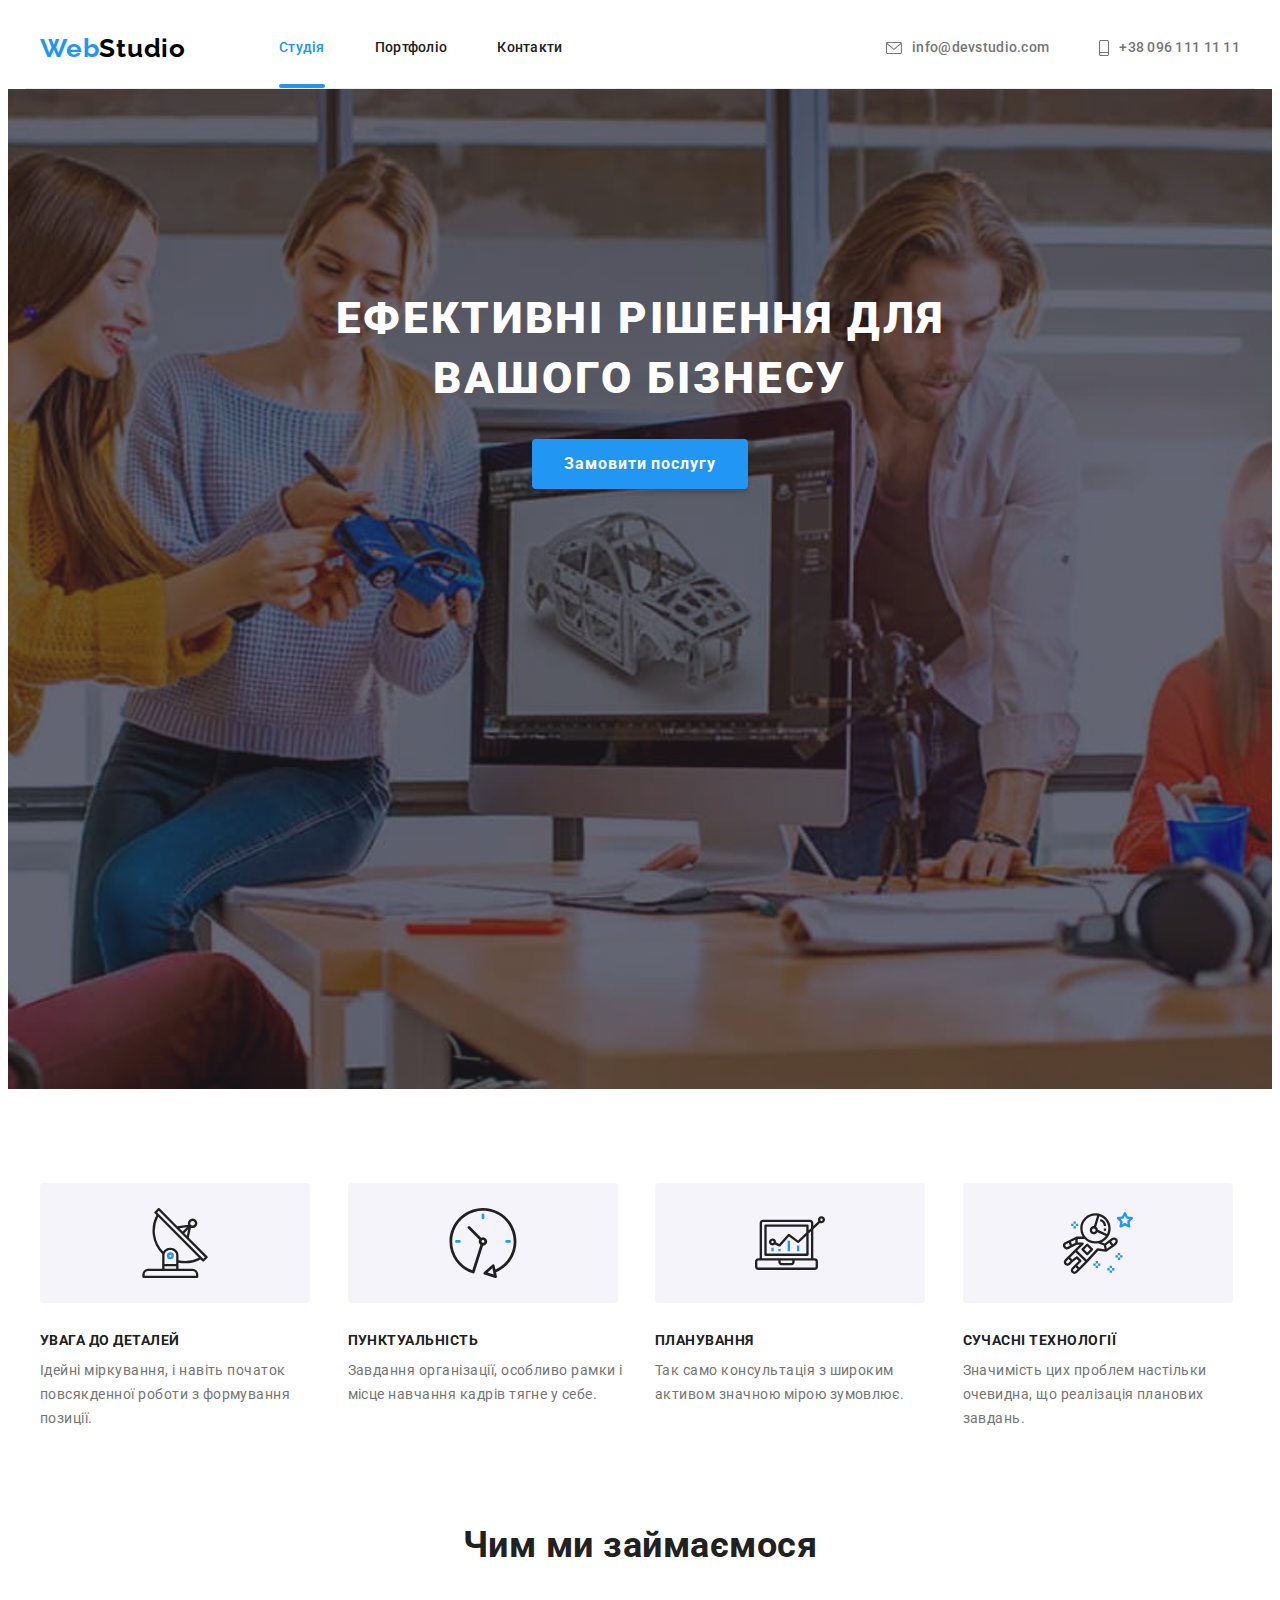
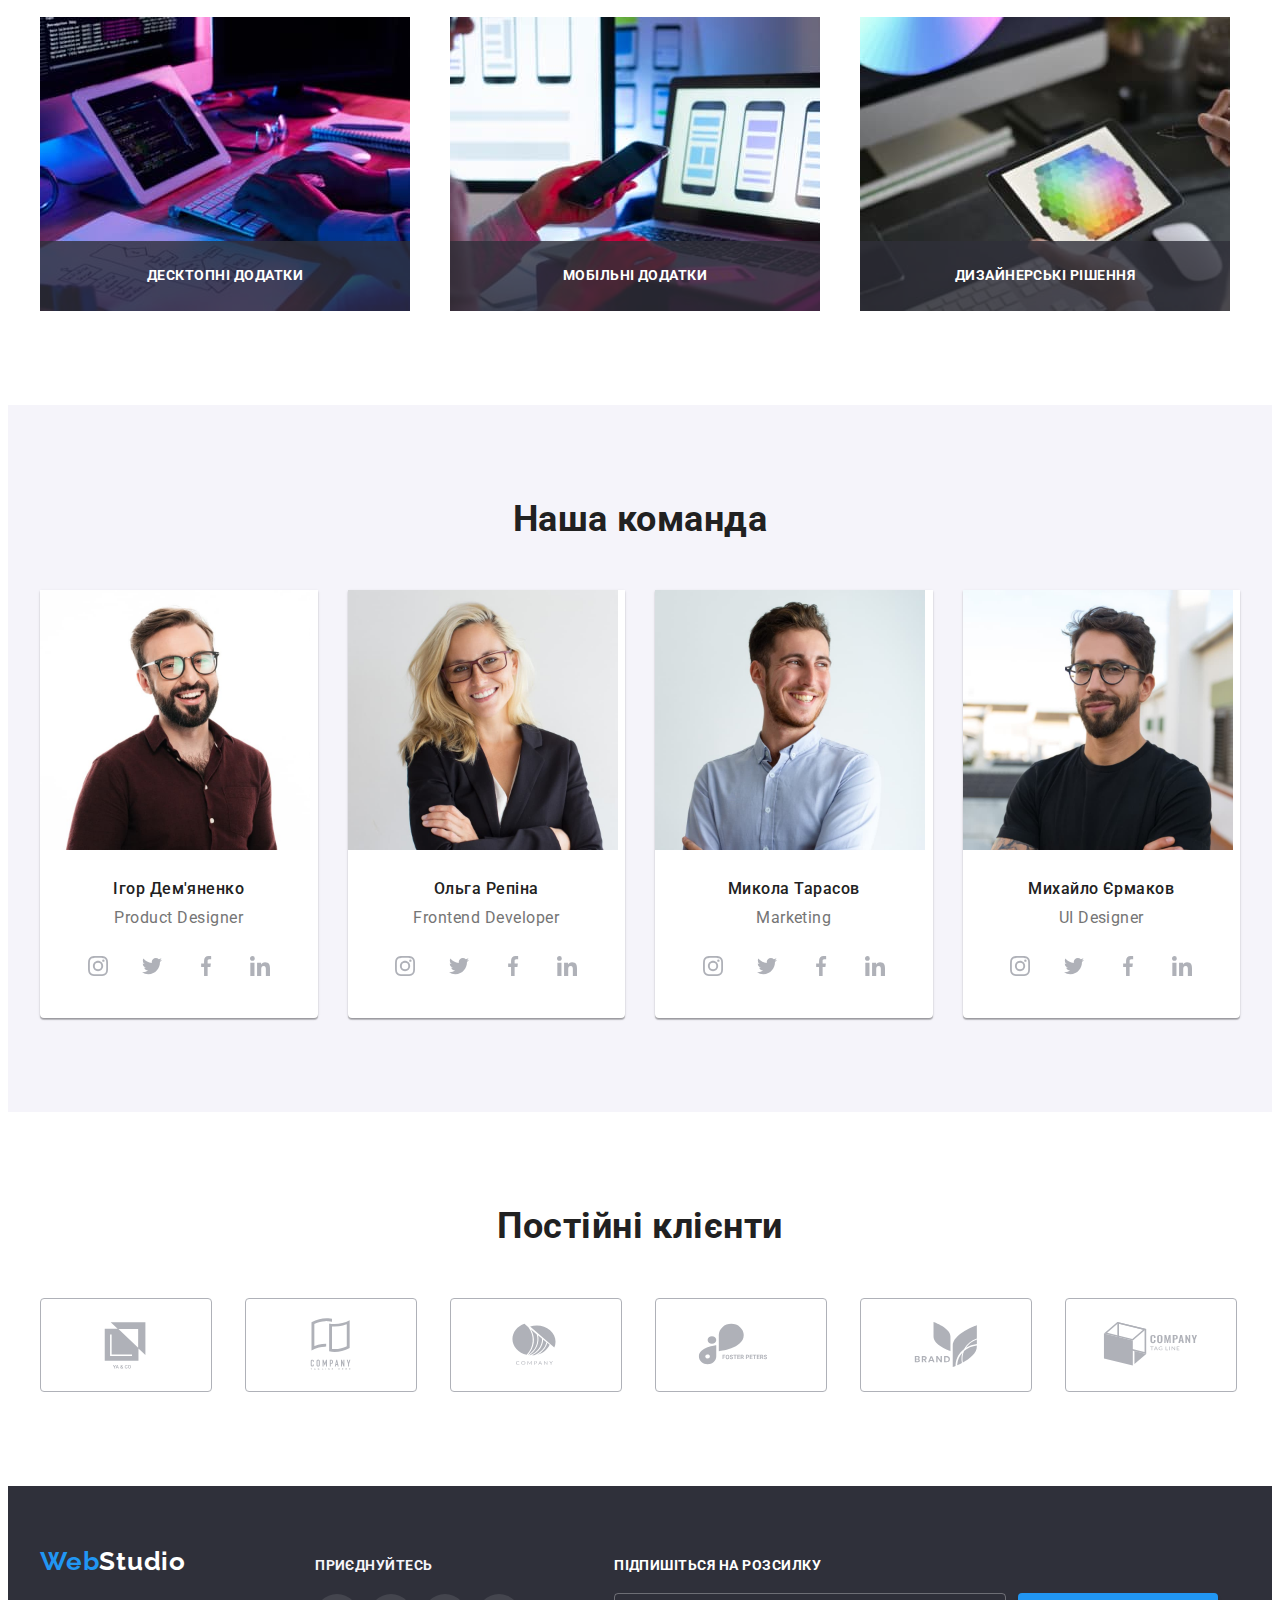
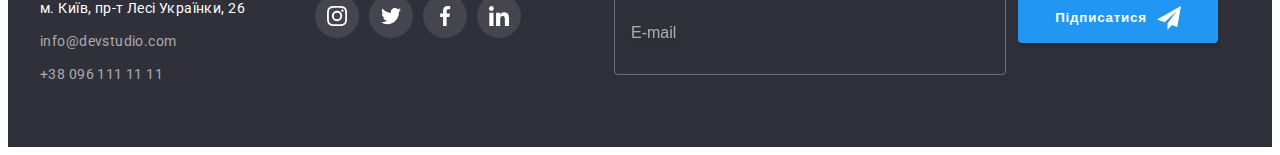
<file: index.html>
<!DOCTYPE html>
<html lang="uk">
  <head>
    <meta charset="UTF-8" />
    <meta http-equiv="X-UA-Compatible" content="IE=edge" />
    <meta name="viewport" content="width=device-width, initial-scale=1.0" />
    <title>Студія</title>
    <!-- normalize start -->
    <link
      rel="stylesheet"
      href="https://cdnjs.cloudflare.com/ajax/libs/modern-normalize/1.1.0/modern-normalize.min.css"
      integrity="sha512-wpPYUAdjBVSE4KJnH1VR1HeZfpl1ub8YT/NKx4PuQ5NmX2tKuGu6U/JRp5y+Y8XG2tV+wKQpNHVUX03MfMFn9Q=="
      crossorigin="anonymous"
      referrerpolicy="no-referrer"
    />
    <!-- normalize end -->
    <link
      href="https://fonts.googleapis.com/css2?family=Raleway:wght@700&family=Roboto:wght@400;500;700;900&display=swap"
      rel="stylesheet"
    />
    <link rel="stylesheet" href="./css/styles.css" />
  </head>
  <body>
    <!-- header -->
    <header class="header">
      <div class="container header-container">
        <a href="/" class="logo"> <span class="logo-accent">Web</span>Studio</a>
        <nav class="header-nav">
          <ul class="header-list">
            <li class="header-item">
              <a href="/" class="link current">Студія</a>
            </li>
            <li class="header-item">
              <a href="./portfolio.html" class="link">Портфоліо</a>
            </li>
            <li class="header-item"><a href="" class="link">Контакти</a></li>
          </ul>
        </nav>
        <ul class="header-list">
          <li class="header-item">
            <a href="mailto:info@devstudio.com" class="link header-contact">
              <svg class="mail-icon" width="16" height="12">
                <use href="./images/icons.svg#mail"></use>
              </svg>
              info@devstudio.com</a
            >
          </li>
          <li class="header-item">
            <a href="tel:+380961111111" class="link header-contact">
              <svg class="smartphone-icon" width="10" height="16">
                <use href="./images/icons.svg#smartphone"></use></svg
              >+38 096 111 11 11</a
            >
          </li>
        </ul>
      </div>
    </header>
    <!-- Main -->
    <main>
      <!-- hero -->
      <section class="hero section">
        <div class="container">
          <h1 class="hero-title">Ефективні рішення для вашого бізнесу</h1>
          <button type="button" class="button primary" data-modal-open>
            Замовити послугу
          </button>
        </div>
      </section>
      <!-- Advantages -->
      <section class="advantages section">
        <div class="container">
          <h2 class="visually-hidden">Наши приемущества</h2>
          <ul class="advantages-list card-set">
            <li class="advantages-item card-set-items">
              <div class="advantages-thumb">
                <svg class="advantages-icon" width="70px" height="70px">
                  <use href="./images/icons.svg#antenna"></use>
                </svg>
              </div>
              <h3 class="advantages-title">УВАГА ДО ДЕТАЛЕЙ</h3>
              <p class="advantages-text">
                Ідейні міркування, і навіть початок повсякденної роботи з
                формування позиції.
              </p>
            </li>
            <li class="advantages-item card-set-items">
              <div class="advantages-thumb">
                <svg class="advantages-icon" width="70px" height="70px">
                  <use href="./images/icons.svg#clock"></use>
                </svg>
              </div>
              <h3 class="advantages-title">ПУНКТУАЛЬНІСТЬ</h3>
              <p class="advantages-text">
                Завдання організації, особливо рамки і місце навчання кадрів
                тягне у себе.
              </p>
            </li>
            <li class="advantages-item card-set-items">
              <div class="advantages-thumb">
                <svg class="advantages-icon" width="70px" height="70px">
                  <use href="./images/icons.svg#diagram"></use>
                </svg>
              </div>
              <h3 class="advantages-title">ПЛАНУВАННЯ</h3>
              <p class="advantages-text">
                Так само консультація з широким активом значною мірою зумовлює.
              </p>
            </li>
            <li class="advantages-item card-set-items">
              <div class="advantages-thumb">
                <svg class="advantages-icon" width="70px" height="70px">
                  <use href="./images/icons.svg#astronaut"></use>
                </svg>
              </div>
              <h3 class="advantages-title">СУЧАСНІ ТЕХНОЛОГІЇ</h3>
              <p class="advantages-text">
                Значимість цих проблем настільки очевидна, що реалізація
                планових завдань.
              </p>
            </li>
          </ul>
        </div>
      </section>
      <!-- Ourwork -->
      <section class="ourwork section">
        <div class="container">
          <h2 class="ourwork section-title">Чим ми займаємося</h2>
          <ul class="ourwork-list card-set">
            <li class="ourwork-item card-set-items">
              <img
                src="./images/what-we-do-1.jpg"
                width="370"
                height="294"
                alt="ноутбук и клавиатура"
              />
              <div class="ourwork-overlay">
                <p class="ourwork-overlay-text">Десктопні додатки</p>
              </div>
            </li>
            <li class="ourwork-item card-set-items">
              <img
                src="./images/what-we-do-2.jpg"
                width="370"
                height="294"
                alt="ноутбук и телефон"
              />
              <div class="ourwork-overlay">
                <p class="ourwork-overlay-text">Мобільні додатки</p>
              </div>
            </li>
            <li class="ourwork-item card-set-items">
              <img
                src="./images/what-we-do-3.jpg"
                width="370"
                height="294"
                alt="планшет в руке"
              />
              <div class="ourwork-overlay">
                <p class="ourwork-overlay-text">Дизайнерські рішення</p>
              </div>
            </li>
          </ul>
        </div>
      </section>
      <!-- Ourteam -->
      <section class="ourteam section">
        <div class="container">
          <h2 class="ourteam section-title">Наша команда</h2>
          <ul class="ourteam-list card-set">
            <li class="ourteam-item card-set-items">
              <img
                src="./images/our-team-1.jpg"
                width="270"
                height="260"
                alt=""
              />
              <div class="ourteam-wrapper">
                <h3 class="ourteam-title">Ігор Дем'яненко</h3>
                <p class="ourteam-text" lang="en">Product Designer</p>
                <ul class="socials-list">
                  <li class="socials-item">
                    <a
                      class="socials-link link"
                      href=""
                      target="_blank"
                      rel="noopener noreferrer"
                      aria-label="instagram"
                    >
                      <svg class="social-icon" width="20" height="20">
                        <use href="./images/icons.svg#instagram"></use>
                      </svg>
                    </a>
                  </li>
                  <li class="socials-item">
                    <a
                      class="socials-link link"
                      href=""
                      target="_blank"
                      rel="noopener noreferrer"
                      aria-label="twitter"
                    >
                      <svg class="social-icon" width="20" height="20">
                        <use href="./images/icons.svg#twitter"></use>
                      </svg>
                    </a>
                  </li>
                  <li class="socials-item">
                    <a
                      class="socials-link link"
                      href=""
                      target="_blank"
                      rel="noopener noreferrer"
                      aria-label="facebook"
                    >
                      <svg class="social-icon" width="20" height="20">
                        <use href="./images/icons.svg#facebook"></use>
                      </svg>
                    </a>
                  </li>
                  <li class="socials-item">
                    <a
                      class="socials-link link"
                      href=""
                      target="_blank"
                      rel="noopener noreferrer"
                      aria-label="linkedin"
                    >
                      <svg class="social-icon" width="20" height="20">
                        <use href="./images/icons.svg#linkedin"></use>
                      </svg>
                    </a>
                  </li>
                </ul>
              </div>
            </li>
            <li class="ourteam-item card-set-items">
              <img
                src="./images/our-team-2.jpg"
                width="270"
                height="260"
                alt=""
              />
              <div class="ourteam-wrapper">
                <h3 class="ourteam-title">Ольга Репіна</h3>
                <p class="ourteam-text" lang="en">Frontend Developer</p>
                <ul class="socials-list">
                  <li class="socials-item">
                    <a
                      class="socials-link link"
                      href=""
                      target="_blank"
                      rel="noopener noreferrer"
                      aria-label="instagram"
                    >
                      <svg class="social-icon" width="20" height="20">
                        <use href="./images/icons.svg#instagram"></use>
                      </svg>
                    </a>
                  </li>
                  <li class="socials-item">
                    <a
                      class="socials-link link"
                      href=""
                      target="_blank"
                      rel="noopener noreferrer"
                      aria-label="twitter"
                    >
                      <svg class="social-icon" width="20" height="20">
                        <use href="./images/icons.svg#twitter"></use>
                      </svg>
                    </a>
                  </li>
                  <li class="socials-item">
                    <a
                      class="socials-link link"
                      href=""
                      target="_blank"
                      rel="noopener noreferrer"
                      aria-label="facebook"
                    >
                      <svg class="social-icon" width="20" height="20">
                        <use href="./images/icons.svg#facebook"></use>
                      </svg>
                    </a>
                  </li>
                  <li class="socials-item">
                    <a
                      class="socials-link link"
                      href=""
                      target="_blank"
                      rel="noopener noreferrer"
                      aria-label="linkedin"
                    >
                      <svg class="social-icon" width="20" height="20">
                        <use href="./images/icons.svg#linkedin"></use>
                      </svg>
                    </a>
                  </li>
                </ul>
              </div>
            </li>
            <li class="ourteam-item card-set-items">
              <img
                src="./images/our-team-3.jpg"
                width="270"
                height="260"
                alt=""
              />
              <div class="ourteam-wrapper">
                <h3 class="ourteam-title">Микола Тарасов</h3>
                <p class="ourteam-text" lang="en">Marketing</p>
                <ul class="socials-list">
                  <li class="socials-item">
                    <a
                      class="socials-link link"
                      href=""
                      target="_blank"
                      rel="noopener noreferrer"
                      aria-label="instagram"
                    >
                      <svg class="social-icon" width="20" height="20">
                        <use href="./images/icons.svg#instagram"></use>
                      </svg>
                    </a>
                  </li>
                  <li class="socials-item">
                    <a
                      class="socials-link link"
                      href=""
                      target="_blank"
                      rel="noopener noreferrer"
                      aria-label="twitter"
                    >
                      <svg class="social-icon" width="20" height="20">
                        <use href="./images/icons.svg#twitter"></use>
                      </svg>
                    </a>
                  </li>
                  <li class="socials-item">
                    <a
                      class="socials-link link"
                      href=""
                      target="_blank"
                      rel="noopener noreferrer"
                      aria-label="facebook"
                    >
                      <svg class="social-icon" width="20" height="20">
                        <use href="./images/icons.svg#facebook"></use>
                      </svg>
                    </a>
                  </li>
                  <li class="socials-item">
                    <a
                      class="socials-link link"
                      href=""
                      target="_blank"
                      rel="noopener noreferrer"
                      aria-label="linkedin"
                    >
                      <svg class="social-icon" width="20" height="20">
                        <use href="./images/icons.svg#linkedin"></use>
                      </svg>
                    </a>
                  </li>
                </ul>
              </div>
            </li>
            <li class="ourteam-item card-set-items">
              <img
                src="./images/our-team-4.jpg"
                width="270"
                height="260"
                alt=""
              />
              <div class="ourteam-wrapper">
                <h3 class="ourteam-title">Михайло Єрмаков</h3>
                <p class="ourteam-text" lang="en">UI Designer</p>
                <ul class="socials-list">
                  <li class="socials-item">
                    <a
                      class="socials-link link"
                      href=""
                      target="_blank"
                      rel="noopener noreferrer"
                      aria-label="instagram"
                    >
                      <svg class="social-icon" width="20" height="20">
                        <use href="./images/icons.svg#instagram"></use>
                      </svg>
                    </a>
                  </li>
                  <li class="socials-item">
                    <a
                      class="socials-link link"
                      href=""
                      target="_blank"
                      rel="noopener noreferrer"
                      aria-label="twitter"
                    >
                      <svg class="social-icon" width="20" height="20">
                        <use href="./images/icons.svg#twitter"></use>
                      </svg>
                    </a>
                  </li>
                  <li class="socials-item">
                    <a
                      class="socials-link link"
                      href=""
                      target="_blank"
                      rel="noopener noreferrer"
                      aria-label="facebook"
                    >
                      <svg class="social-icon" width="20" height="20">
                        <use href="./images/icons.svg#facebook"></use>
                      </svg>
                    </a>
                  </li>
                  <li class="socials-item">
                    <a
                      class="socials-link link"
                      href=""
                      target="_blank"
                      rel="noopener noreferrer"
                      aria-label="linkedin"
                    >
                      <svg class="social-icon" width="20" height="20">
                        <use href="./images/icons.svg#linkedin"></use>
                      </svg>
                    </a>
                  </li>
                </ul>
              </div>
            </li>
          </ul>
        </div>
      </section>
      <!-- Clients -->
      <section class="clients section">
        <div class="container">
          <h2 class="section-title">Постійні клієнти</h2>
          <ul class="clients-list card-set">
            <li class="clients-item card-set-items">
              <a href="" class="clients-link"
                ><svg class="clients-icon" width="106px" height="60px">
                  <use href="./images/icons.svg#logo-0"></use></svg
              ></a>
            </li>
            <li class="clients-item card-set-items">
              <a href="" class="clients-link"
                ><svg class="clients-icon" width="106px" height="60px">
                  <use href="./images/icons.svg#logo-1"></use></svg
              ></a>
            </li>
            <li class="clients-item card-set-items">
              <a href="" class="clients-link"
                ><svg class="clients-icon" width="106px" height="60px">
                  <use href="./images/icons.svg#logo-2"></use></svg
              ></a>
            </li>
            <li class="clients-item card-set-items">
              <a href="" class="clients-link"
                ><svg class="clients-icon" width="106px" height="60px">
                  <use href="./images/icons.svg#logo-3"></use></svg
              ></a>
            </li>
            <li class="clients-item card-set-items">
              <a href="" class="clients-link"
                ><svg class="clients-icon" width="106px" height="60px">
                  <use href="./images/icons.svg#logo-4"></use></svg
              ></a>
            </li>
            <li class="clients-item card-set-items">
              <a href="" class="clients-link"
                ><svg class="clients-icon" width="106px" height="60px">
                  <use href="./images/icons.svg#logo-6"></use></svg
              ></a>
            </li>
          </ul>
        </div>
      </section>
    </main>
    <!-- Footer -->
    <footer class="footer">
      <div class="container footer-box">
        <div class="footer-address-box">
          <a class="logo" href="/">
            <span class="logo-accent">Web</span>Studio</a
          >
          <address class="footer-address">
            <ul class="footer-list">
              <li class="footer-item footer-address-street">
                м. Київ, пр-т Лесі Українки, 26
              </li>
              <li class="footer-item">
                <a href="mailto:info@devstudio.com" class="link"
                  >info@devstudio.com</a
                >
              </li>
              <li class="footer-item">
                <a href="tel:+380961111111" class="link">+38 096 111 11 11</a>
              </li>
            </ul>
          </address>
        </div>
        <div class="footer-social-box">
          <strong class="footer-social-title">приєднуйтесь</strong>
          <ul class="socials-list">
            <li class="socials-item">
              <a
                class="socials-link link"
                href=""
                target="_blank"
                rel="noopener noreferrer"
                aria-label="instagram"
              >
                <svg class="social-icon" width="20" height="20">
                  <use href="./images/icons.svg#instagram"></use>
                </svg>
              </a>
            </li>
            <li class="socials-item">
              <a
                class="socials-link link"
                href=""
                target="_blank"
                rel="noopener noreferrer"
                aria-label="twitter"
              >
                <svg class="social-icon" width="20" height="20">
                  <use href="./images/icons.svg#twitter"></use>
                </svg>
              </a>
            </li>
            <li class="socials-item">
              <a
                class="socials-link link"
                href=""
                target="_blank"
                rel="noopener noreferrer"
                aria-label="facebook"
              >
                <svg class="social-icon" width="20" height="20">
                  <use href="./images/icons.svg#facebook"></use>
                </svg>
              </a>
            </li>
            <li class="socials-item">
              <a
                class="socials-link link"
                href=""
                target="_blank"
                rel="noopener noreferrer"
                aria-label="linkedin"
              >
                <svg class="social-icon" width="20" height="20">
                  <use href="./images/icons.svg#linkedin"></use>
                </svg>
              </a>
            </li>
          </ul>
        </div>
        <div class="footer-subscription-box">
          <strong class="subscription-title">Підпишіться на розсилку</strong>
          <form class="subscription" name="subscription-form" autocomplete="on">
            <label class="subscription-label">
              <input
                class="subscription-input"
                name="user-email"
                type="email"
                placeholder="E-mail"
                autocomplete="on"
              />
            </label>
            <button class="subscription-btn" type="submit">
              Підписатися
              <svg class="subscription-btn-icon" width="24" height="24">
                <use href="./images/icons.svg#footer-send"></use>
              </svg>
            </button>
          </form>
        </div>
      </div>
    </footer>

    <div class="backdrop is-hidden" data-modal>
      <div class="modal">
        <button class="modal-btn" data-modal-close>
          <svg class="modal-btn-icon" width="18" height="18">
            <use href="./images/icons.svg#modal-close"></use>
          </svg>
        </button>

        <form class="registration-form">
          <strong class="registration-form-title">
            Залиште свої дані, ми вам передзвонимо
          </strong>
          <div class="registration-form-group" role="group">
            <label class="registration-form-thumb">
              <span class="registration-form-label">Ім'я</span>
              <input
                class="registration-form-input"
                type="text"
                name="user-name"
              />
              <svg class="registration-form-icon" width="18" height="18">
                <use href="./images/icons.svg#user-name"></use>
              </svg>
            </label>
            <label class="registration-form-thumb">
              <span class="registration-form-label">Телефон</span>
              <input
                class="registration-form-input"
                type="tel"
                name="user-tel"
              />
              <svg class="registration-form-icon" width="18" height="18">
                <use href="./images/icons.svg#user-phone"></use>
              </svg>
            </label>
            <label class="registration-form-thumb">
              <span class="registration-form-label">Пошта</span>
              <input
                class="registration-form-input"
                type="email"
                name="user-email"
                autocomplete="on"
              />
              <svg class="registration-form-icon" width="18" height="18">
                <use href="./images/icons.svg#user-mail"></use>
              </svg>
            </label>
            <label class="registration-form-thumb">
              <span class="registration-form-label">Коментар</span>
              <textarea
                class="registration-form-comment"
                name="user-comment"
                rows="7"
                placeholder="Введіть текст"
              ></textarea>
            </label>
          </div>
          <label class="registration-form-agreement">
            <input
              class="registration-agreement-input visually-hidden"
              type="checkbox"
            />
            <svg class="registration-agreement-icon" width="16" height="15">
              <use
                class="registration-agreement-icon-unchecked"
                href="./images/icons.svg#icon-unchecked"
              ></use>
              <use
                class="registration-agreement-icon-checked"
                href="./images/icons.svg#icon-checked"
              ></use>
            </svg>
            <span class="registration-agreement-text">
              Погоджуюся з розсилкою та приймаю
              <a href="" class="registration-agreement-link">Умови договору</a>
            </span>
          </label>
          <button class="registration-form-btn" type="submit">
            Відправити
          </button>
        </form>
      </div>
    </div>
    <script src="./js/modal.js"></script>
  </body>
</html>
</file>
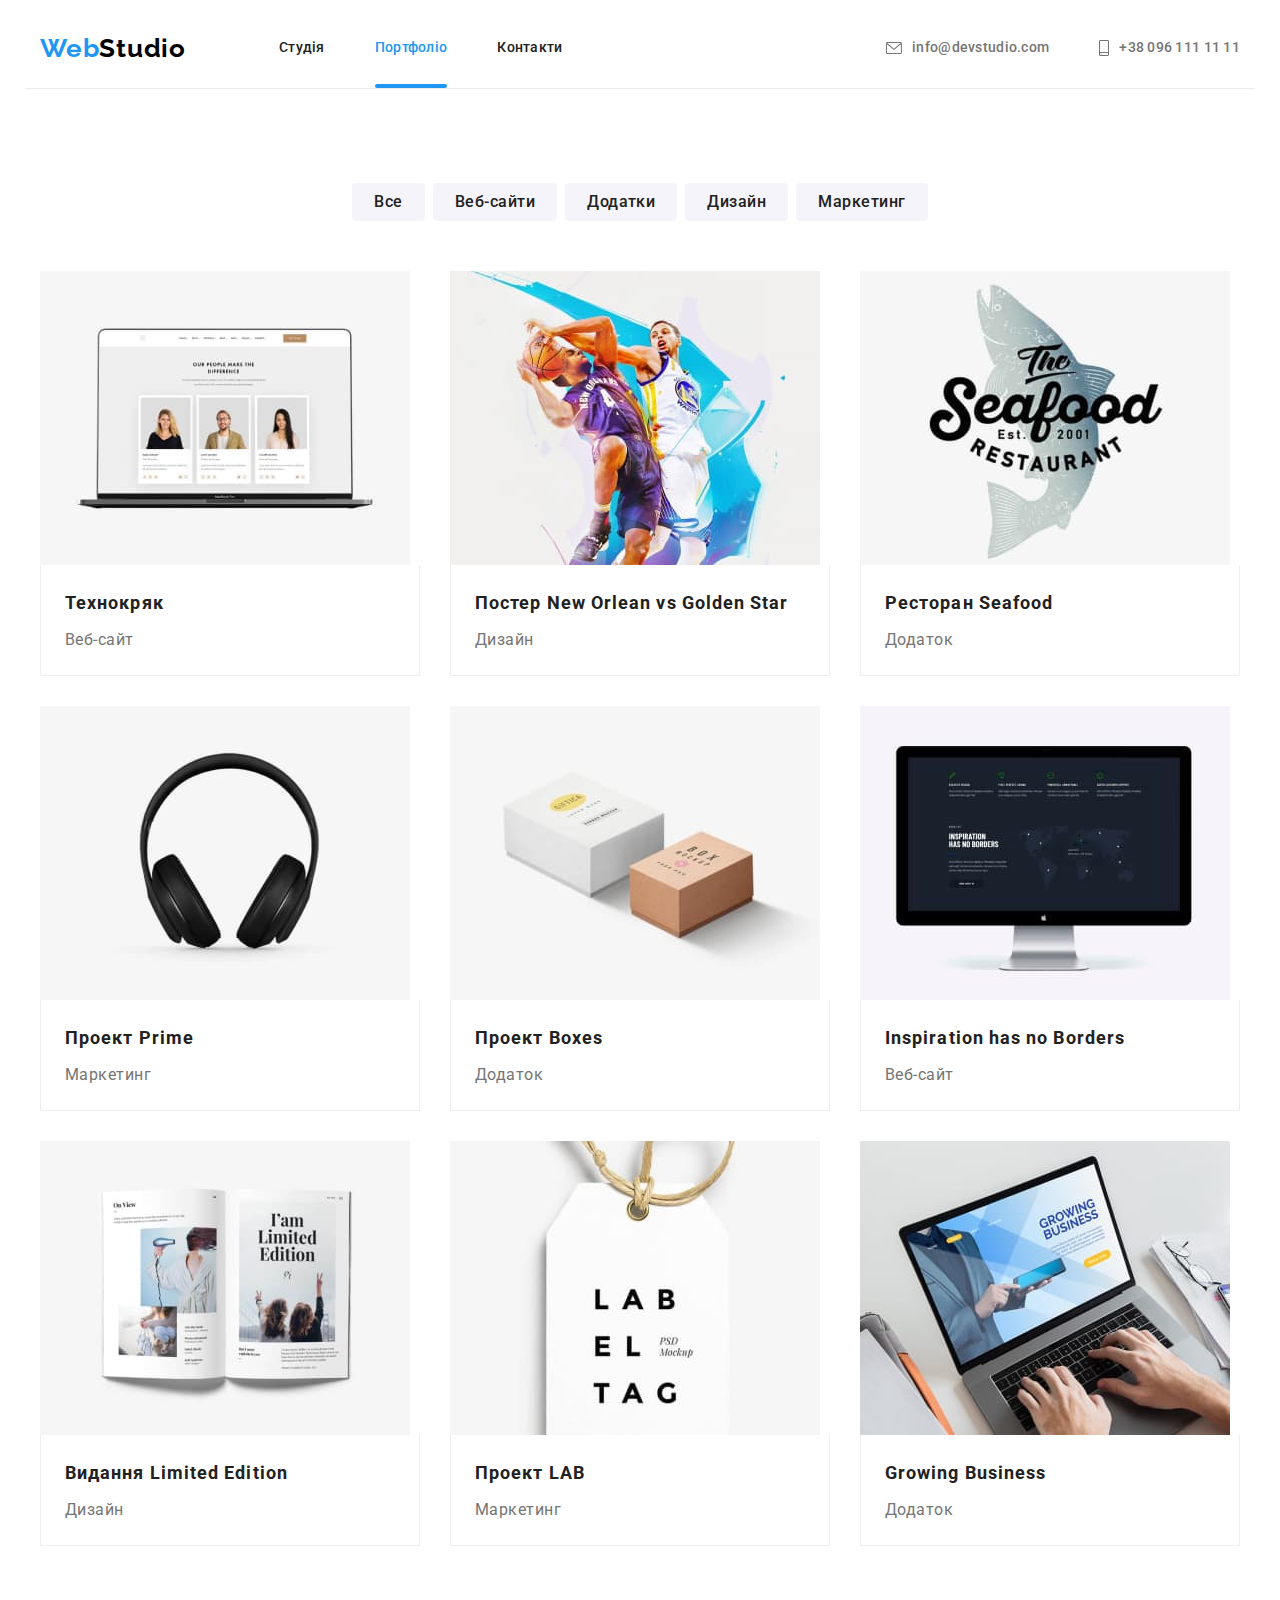
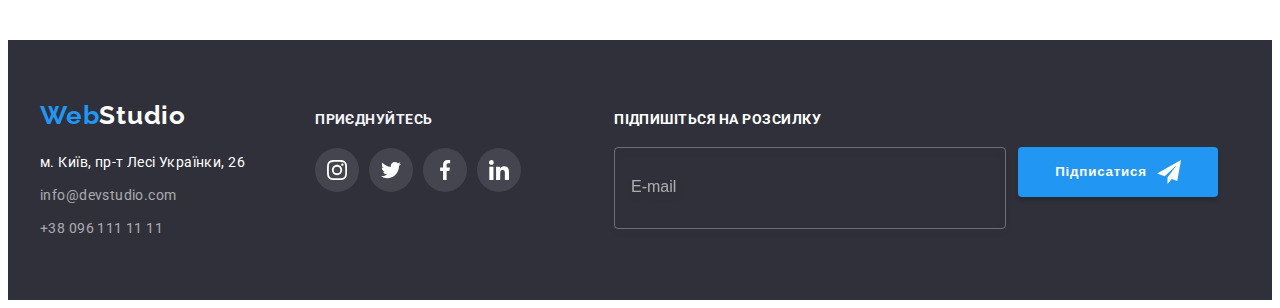
<file: portfolio.html>
<!DOCTYPE html>
<html lang="ru">
  <head>
    <meta charset="UTF-8" />
    <meta http-equiv="X-UA-Compatible" content="IE=edge" />
    <meta name="viewport" content="width=device-width, initial-scale=1.0" />
    <title>Портфоліо</title>
    <!-- normalize start -->
    <link
      rel="stylesheet"
      href="https://cdnjs.cloudflare.com/ajax/libs/modern-normalize/1.1.0/modern-normalize.min.css"
      integrity="sha512-wpPYUAdjBVSE4KJnH1VR1HeZfpl1ub8YT/NKx4PuQ5NmX2tKuGu6U/JRp5y+Y8XG2tV+wKQpNHVUX03MfMFn9Q=="
      crossorigin="anonymous"
      referrerpolicy="no-referrer"
    />
    <!-- normalize end -->
    <link rel="preconnect" href="https://fonts.googleapis.com" />
    <link rel="preconnect" href="https://fonts.gstatic.com" crossorigin />
    <link
      href="https://fonts.googleapis.com/css2?family=Raleway:wght@700&family=Roboto:wght@400;500;700;900&display=swap"
      rel="stylesheet"
    />
    <link rel="stylesheet" href="./css/styles.css" />
  </head>
  <body>
    <!-- header -->
    <header class="header">
      <div class="container header-container">
        <a href="./index.html" class="logo">
          <span class="logo-accent">Web</span>Studio</a
        >
        <nav class="header-nav">
          <ul class="header-list">
            <li class="header-item">
              <a href="./index.html" class="link">Студія</a>
            </li>
            <li class="header-item">
              <a href="./portfolio.html" class="link current">Портфоліо</a>
            </li>
            <li class="header-item"><a href="" class="link">Контакти</a></li>
          </ul>
        </nav>
        <ul class="header-list">
          <li class="header-item">
            <a href="mailto:info@devstudio.com" class="link header-contact">
              <svg class="mail-icon" width="16" height="12">
                <use href="./images/icons.svg#mail"></use>
              </svg>
              info@devstudio.com</a
            >
          </li>
          <li class="header-item">
            <a href="tel:+380961111111" class="link header-contact">
              <svg class="smartphone-icon" width="10" height="16">
                <use href="./images/icons.svg#smartphone"></use></svg
              >+38 096 111 11 11</a
            >
          </li>
        </ul>
      </div>
    </header>
    <!-- Main -->
    <main>
      <!-- кнопки фільтру "наші роботи" -->
      <section class="examples section">
        <div class="container">
          <h1 class="visually-hidden">Наші роботи</h1>
          <ul class="examples-nav">
            <li class="examples-nav-item">
              <button type="button" class="button secondary">Все</button>
            </li>
            <li class="examples-nav-item">
              <button type="button" class="button secondary">Веб-сайти</button>
            </li>
            <li class="examples-nav-item">
              <button type="button" class="button secondary">Додатки</button>
            </li>
            <li class="examples-nav-item">
              <button type="button" class="button secondary">Дизайн</button>
            </li>
            <li class="examples-nav-item">
              <button type="button" class="button secondary">Маркетинг</button>
            </li>
          </ul>

          <ul class="examples-list card-set">
            <li class="examples-item card-set-items">
              <a class="examples-link" href="">
                <div class="examples-thumb">
                  <img
                    class="examples-img"
                    src="./images/portfolio/web-tehnokriak.jpg"
                    width="370"
                    height="294"
                    alt="ноутбук с изображением"
                  />
                  <div class="examples-overlay">
                    <p class="examples-overlay-text">
                      Ресурс пропонує комплексні пропозиції з різним рівнем
                      функціоналу та сервісів. Все це дозволить відвідувачу
                      отримати вичерпні відомості про компанію чи приватну
                      особу.
                    </p>
                  </div>
                </div>
                <div class="team-wrapper">
                  <h2 class="examples-title">Технокряк</h2>
                  <p class="examples-text">Веб-сайт</p>
                </div>
              </a>
            </li>
            <li class="examples-item card-set-items">
              <a class="examples-link" href="">
                <div class="examples-thumb">
                  <img
                    class="examples-img"
                    src="./images/portfolio/poster-new-orlean.jpg"
                    width="370"
                    height="294"
                    alt="два баскетболиста с мячем"
                  />
                  <div class="examples-overlay">
                    <p class="examples-overlay-text">
                      Ресурс пропонує комплексні пропозиції з різним рівнем
                      функціоналу та сервісів. Все це дозволить відвідувачу
                      отримати вичерпні відомості про компанію чи приватну
                      особу.
                    </p>
                  </div>
                </div>
                <div class="team-wrapper">
                  <h2 class="examples-title">
                    Постер <span lang="en">New Orlean vs Golden Star</span>
                  </h2>
                  <p class="examples-text">Дизайн</p>
                </div>
              </a>
            </li>
            <li class="examples-item card-set-items">
              <a class="examples-link" href="">
                <div class="examples-thumb">
                  <img
                    class="examples-img"
                    src="./images/portfolio/seafood.jpg"
                    width="370"
                    height="294"
                    alt="логотип с рыбой"
                  />
                  <div class="examples-overlay">
                    <p class="examples-overlay-text">
                      Ресурс пропонує комплексні пропозиції з різним рівнем
                      функціоналу та сервісів. Все це дозволить відвідувачу
                      отримати вичерпні відомості про компанію чи приватну
                      особу.
                    </p>
                  </div>
                </div>
                <div class="team-wrapper">
                  <h2 class="examples-title">
                    Ресторан <span lang="en">Seafood</span>
                  </h2>
                  <p class="examples-text">Додаток</p>
                </div>
              </a>
            </li>
            <li class="examples-item card-set-items">
              <a class="examples-link" href="">
                <div class="examples-thumb">
                  <img
                    class="examples-img"
                    src="./images/portfolio/project-prime.jpg"
                    width="370"
                    height="294"
                    alt="наушники"
                  />
                  <div class="examples-overlay">
                    <p class="examples-overlay-text">
                      Ресурс пропонує комплексні пропозиції з різним рівнем
                      функціоналу та сервісів. Все це дозволить відвідувачу
                      отримати вичерпні відомості про компанію чи приватну
                      особу.
                    </p>
                  </div>
                </div>
                <div class="team-wrapper">
                  <h2 class="examples-title">
                    Проект <span lang="en">Prime</span>
                  </h2>
                  <p class="examples-text">Маркетинг</p>
                </div>
              </a>
            </li>
            <li class="examples-item card-set-items">
              <a class="examples-link" href="">
                <div class="examples-thumb">
                  <img
                    class="examples-img"
                    src="./images/portfolio/project-boxes.jpg"
                    width="370"
                    height="294"
                    alt="две коробки"
                  />
                  <div class="examples-overlay">
                    <p class="examples-overlay-text">
                      Ресурс пропонує комплексні пропозиції з різним рівнем
                      функціоналу та сервісів. Все це дозволить відвідувачу
                      отримати вичерпні відомості про компанію чи приватну
                      особу.
                    </p>
                  </div>
                </div>
                <div class="team-wrapper">
                  <h2 class="examples-title">
                    Проект <span lang="en">Boxes</span>
                  </h2>
                  <p class="examples-text">Додаток</p>
                </div>
              </a>
            </li>
            <li class="examples-item card-set-items">
              <a class="examples-link" href="">
                <div class="examples-thumb">
                  <img
                    class="examples-img"
                    src="./images/portfolio/web-IhnB.jpg"
                    width="370"
                    height="294"
                    alt="монитор с изображением"
                  />
                  <div class="examples-overlay">
                    <p class="examples-overlay-text">
                      Ресурс пропонує комплексні пропозиції з різним рівнем
                      функціоналу та сервісів. Все це дозволить відвідувачу
                      отримати вичерпні відомості про компанію чи приватну
                      особу.
                    </p>
                  </div>
                </div>
                <div class="team-wrapper">
                  <h2 lang="en" class="examples-title">
                    Inspiration has no Borders
                  </h2>
                  <p class="examples-text">Веб-сайт</p>
                </div>
              </a>
            </li>
            <li class="examples-item card-set-items">
              <a class="examples-link" href="">
                <div class="examples-thumb">
                  <img
                    class="examples-img"
                    src="./images/portfolio/design-LimEd.jpg"
                    width="370"
                    height="294"
                    alt="развернутый журнал"
                  />
                  <div class="examples-overlay">
                    <p class="examples-overlay-text">
                      Ресурс пропонує комплексні пропозиції з різним рівнем
                      функціоналу та сервісів. Все це дозволить відвідувачу
                      отримати вичерпні відомості про компанію чи приватну
                      особу.
                    </p>
                  </div>
                </div>
                <div class="team-wrapper">
                  <h2 class="examples-title">
                    Видання <span lang="en">Limited Edition</span>
                  </h2>
                  <p class="examples-text">Дизайн</p>
                </div>
              </a>
            </li>
            <li class="examples-item card-set-items">
              <a class="examples-link" href="">
                <div class="examples-thumb">
                  <img
                    class="examples-img"
                    src="./images/portfolio/project-lab.jpg"
                    width="370"
                    height="294"
                    alt="этикетка на веревке"
                  />
                  <div class="examples-overlay">
                    <p class="examples-overlay-text">
                      Ресурс пропонує комплексні пропозиції з різним рівнем
                      функціоналу та сервісів. Все це дозволить відвідувачу
                      отримати вичерпні відомості про компанію чи приватну
                      особу.
                    </p>
                  </div>
                </div>
                <div class="team-wrapper">
                  <h2 class="examples-title">
                    Проект <span lang="en">LAB</span>
                  </h2>
                  <p class="examples-text">Маркетинг</p>
                </div>
              </a>
            </li>
            <li class="examples-item card-set-items">
              <a class="examples-link" href="">
                <div class="examples-thumb">
                  <img
                    class="examples-img"
                    src="./images/portfolio/growbus.jpg"
                    width="370"
                    height="294"
                    alt="человек печатает на ноутбуке"
                  />
                  <div class="examples-overlay">
                    <p class="examples-overlay-text">
                      Ресурс пропонує комплексні пропозиції з різним рівнем
                      функціоналу та сервісів. Все це дозволить відвідувачу
                      отримати вичерпні відомості про компанію чи приватну
                      особу.
                    </p>
                  </div>
                </div>
                <div class="team-wrapper">
                  <h2 lang="en" class="examples-title">Growing Business</h2>
                  <p class="examples-text">Додаток</p>
                </div>
              </a>
            </li>
          </ul>
        </div>
      </section>
    </main>
    <!-- Footer -->
    <footer class="footer">
      <div class="container footer-box">
        <div class="footer-address-box">
          <a class="logo" href="/">
            <span class="logo-accent">Web</span>Studio</a
          >
          <address class="footer-address">
            <ul class="footer-list">
              <li class="footer-item footer-address-street">
                м. Київ, пр-т Лесі Українки, 26
              </li>
              <li class="footer-item">
                <a href="mailto:info@devstudio.com" class="link"
                  >info@devstudio.com</a
                >
              </li>
              <li class="footer-item">
                <a href="tel:+380961111111" class="link">+38 096 111 11 11</a>
              </li>
            </ul>
          </address>
        </div>
        <div class="footer-social-box">
          <strong class="footer-social-title">приєднуйтесь</strong>
          <ul class="socials-list">
            <li class="socials-item">
              <a
                class="socials-link link"
                href=""
                target="_blank"
                rel="noopener noreferrer"
                aria-label="instagram"
              >
                <svg class="social-icon" width="20" height="20">
                  <use href="./images/icons.svg#instagram"></use>
                </svg>
              </a>
            </li>
            <li class="socials-item">
              <a
                class="socials-link link"
                href=""
                target="_blank"
                rel="noopener noreferrer"
                aria-label="twitter"
              >
                <svg class="social-icon" width="20" height="20">
                  <use href="./images/icons.svg#twitter"></use>
                </svg>
              </a>
            </li>
            <li class="socials-item">
              <a
                class="socials-link link"
                href=""
                target="_blank"
                rel="noopener noreferrer"
                aria-label="facebook"
              >
                <svg class="social-icon" width="20" height="20">
                  <use href="./images/icons.svg#facebook"></use>
                </svg>
              </a>
            </li>
            <li class="socials-item">
              <a
                class="socials-link link"
                href=""
                target="_blank"
                rel="noopener noreferrer"
                aria-label="linkedin"
              >
                <svg class="social-icon" width="20" height="20">
                  <use href="./images/icons.svg#linkedin"></use>
                </svg>
              </a>
            </li>
          </ul>
        </div>
        <div class="footer-subscription-box">
          <strong class="subscription-title">Підпишіться на розсилку</strong>
          <form class="subscription" name="subscription-form" autocomplete="on">
            <label class="subscription-label">
              <input
                class="subscription-input"
                name="user-email"
                type="email"
                placeholder="E-mail"
                autocomplete="on"
              />
            </label>
            <button class="subscription-btn" type="submit">
              Підписатися
              <svg class="subscription-btn-icon" width="24" height="24">
                <use href="./images/icons.svg#footer-send"></use>
              </svg>
            </button>
          </form>
        </div>
      </div>
    </footer>
  </body>
</html>
</file>
<file: css/styles.css>
/* колір основного тексту #757575 */

/* колір вторинного тексту #212121 */

/* колір акцент #2196F3 */

/* білий колір #FFFFFF */

/* вторинний білий колір  #F5F4FA */

/* вторинний бекграунд колір #2F303A */

:root {
  /* TEXT */
  --main-text-color: #757575;
  --secondly-text-color: #212121;
  /* Fonts */
  --main-font: Roboto, sans-serif;
  --secondary-font: "Raleway";
  /* Colors */
  --accent-color: #2196f3;
  --secondary-white-color: #f5f4fa;
  --main-withe-color: #ffffff;
  --second-bg-color: #2f303a;
  /* Others */
  --indent: 30px;
  --items: 3;
  --timing-function: 250ms cubic-bezier(0.4, 0, 0.2, 1);
}

body {
  color: var(--main-text-color);
  background-color: var(--main-withe-color);
  font-family: var(--main-font);
  letter-spacing: 0.03em;
}

img {
  display: block;
  max-width: 100%;
  height: auto;
}

.section-title {
  color: var(--secondly-text-color);
  font-weight: 700;
  font-size: 36px;
  line-height: 1.16;
  text-align: center;

  margin-bottom: 50px;
}

/* -----------Базові стилі-----------*/

.link {
  text-decoration: none;
  display: block;
}

.card-set {
  display: flex;
  flex-wrap: wrap;
  gap: var(--indent);
}

.card-set-items {
  flex-basis: calc((100% - var(--indent) * (var(--items) - 1)) / var(--items));
}

.socials-list {
  display: flex;
  align-items: center;
  justify-content: center;
  gap: 10px;
}

.socials-link {
  display: flex;
  align-items: center;
  justify-content: center;
  width: 44px;
  height: 44px;
  border-radius: 50%;
  /* outline: red 2px solid; */

  color: #afb1b8;

  transition: color var(--timing-function),
    background-color var(--timing-function);
}

.socials-link:hover,
.socials-link:focus {
  color: #ffffff;
  background-color: var(--accent-color);
}

.social-icon {
  fill: currentColor;
}

/* section */

.section {
  padding: 94px 0;
}

/* Container */
.container {
  width: 1200px;
  padding-left: 15px;
  padding-right: 15px;
  margin-left: auto;
  margin-right: auto;

  /* outline: 2px solid red; */
  outline-offset: -2px;
}

ul {
  list-style-type: none;
  margin: 0;
  padding: 0;
}

h1,
h2,
h3,
h4,
h5,
h6,
p {
  padding: 0;
  margin: 0;
}

/* --------CSS для головної сторінки (index.html)-------- */

/* Header */

.header-container {
  display: flex;
  align-items: center;
  border-bottom: 1px solid #ececec;
}

.header-nav {
  margin-right: auto;
}

.header-list {
  display: flex;
  gap: 50px;
}

.header-container .link {
  padding-top: 32px;
  padding-bottom: 32px;
}

.logo {
  color: #000000;
  font-family: var(--secondary-font);
  font-weight: 700;
  font-size: 26px;
  line-height: 1.19;
  letter-spacing: 0.03em;
  text-decoration: none;

  margin-right: 93px;
}

.logo:focus {
  color: var(--accent-color);
}
.logo-accent {
  color: var(--accent-color);
}

.header-list .link {
  color: var(--secondly-text-color);
  font-weight: 500;
  font-size: 14px;
  line-height: 1.14;
  letter-spacing: 0.02em;
  text-decoration: none;
}
.link.current {
  position: relative;
  color: var(--accent-color);
}

.current::after {
  content: "";

  position: absolute;
  left: 0;
  bottom: 0;

  display: block;
  width: 100%;
  height: 4px;
  background-color: var(--accent-color);
  border-radius: 2px;
}

.header-list .header-contact {
  color: var(--main-text-color);
}

.header .link {
  transition: color var(--timing-function);
}

.header .link:hover,
.header .link:focus {
  color: var(--accent-color);
}

.header-contact {
  display: inline-flex;
  align-items: center;
  fill: currentColor;
}

.mail-icon {
  width: 16px;
  height: 12px;
  margin-right: 10px;
}

.smartphone-icon {
  width: 10px;
  height: 16px;
  margin-right: 10px;
}

/* hero */
.hero {
  max-width: 1600px;
  height: 600px;
  margin-left: auto;
  margin-right: auto;

  padding-top: 200px;
  padding-bottom: 200px;

  background-image: linear-gradient(
      to right,
      rgba(47, 48, 58, 0.4),
      rgba(47, 48, 58, 0.4)
    ),
    url(../images/hero.jpg);

  background-color: #c4c4c4;

  text-align: center;

  background-size: cover;
  background-repeat: no-repeat;
  background-position: center;
}

.hero-title {
  width: 696px;
  color: var(--main-withe-color);
  font-weight: 900;
  font-size: 44px;
  line-height: 1.36;
  letter-spacing: 0.06em;
  text-transform: uppercase;

  margin: 0 auto;
  margin-bottom: 30px;
}

.button.primary {
  color: var(--main-withe-color);
  background-color: var(--accent-color);
  font-family: inherit;
  font-weight: 700;
  font-size: 16px;
  line-height: 1.87;
  letter-spacing: 0.06em;
  cursor: pointer;

  min-width: 200px;
  min-height: 50px;
  padding: 10px 32px;
  box-shadow: 0px 4px 4px rgba(0, 0, 0, 0.15);
  border-radius: 4px;
  border: transparent;

  transition: background-color var(--timing-function);
}

.button.primary:hover,
.button.primary:focus {
  background-color: #188ce8;
}

/* Advantages */

.visually-hidden {
  position: absolute;
  width: 1px;
  height: 1px;
  margin: -1px;
  border: 0;
  padding: 0;

  white-space: nowrap;
  clip-path: inset(100%);
  clip: rect(0 0 0 0);
  overflow: hidden;
}

.advantages-list {
  --items: 4;
}

.advantages-title {
  color: var(--secondly-text-color);
  font-weight: 700;
  font-size: 14px;
  line-height: 1.14;
  text-transform: uppercase;

  margin-bottom: 10px;
}

.advantages-text {
  font-size: 14px;
  line-height: 1.71;
}

.advantages-thumb {
  display: flex;
  align-items: center;
  justify-content: center;
  width: 270px;
  height: 120px;

  margin-bottom: 30px;

  background-color: #f5f4fa;
  border-radius: 4px;
}

.advantages-icon {
  width: 70px;
  height: 70px;
}

/* Ourwork */

.ourwork {
  padding-top: 0;
}

.ourwork-list {
  display: flex;
  gap: var(--indent);
}

.ourwork-item {
  position: relative;
}

.ourwork-overlay {
  position: absolute;
  left: 0;
  bottom: 0;

  width: 370px;
  height: 70px;

  background-color: rgba(47, 48, 58, 0.8);
}

.ourwork-overlay-text {
  font-family: var(--main-font);
  color: #ffffff;
  text-align: center;
  padding-top: 27px;
  padding-bottom: 27px;

  font-size: 14px;
  line-height: 1.14;
  font-weight: 700;
  text-transform: uppercase;
}

/* Ourteam */
.ourteam {
  background-color: var(--secondary-white-color);
}

.ourteam-item {
  box-shadow: 0px 1px 3px rgba(0, 0, 0, 0.12), 0px 1px 1px rgba(0, 0, 0, 0.14),
    0px 2px 1px rgba(0, 0, 0, 0.2);

  border-radius: 0px 0px 4px 4px;

  background-color: #ffffff;
}

.ourteam-wrapper {
  margin-top: 30px;
  margin-bottom: 30px;
}

.ourteam-list {
  --items: 4;
}

.ourteam-title {
  color: var(--secondly-text-color);
  font-weight: 500;
  font-size: 16px;
  line-height: 1.18;
  text-align: center;

  margin-bottom: 10px;
}

.ourteam-text {
  font-size: 16px;
  line-height: 1.18;
  text-align: center;

  margin-bottom: 16px;
}

/* Clients */

.clients-list {
  --items: 6;
}

.clients-link {
  color: #afb1b8;

  align-items: center;
  justify-content: center;
  display: flex;
  width: 170px;
  height: 92px;

  border: 1px solid #afb1b8;
  border-radius: 4px;

  transition: color var(--timing-function), border var(--timing-function);
}

.clients-link:hover,
.clients-link:focus {
  color: var(--accent-color);
  border: 1px solid var(--accent-color);
}

.clients-icon {
  fill: currentColor;
}

/* -----Footer----- */

.footer {
  background-color: var(--second-bg-color);
  padding-top: 60px;
  padding-bottom: 60px;
}

.footer-box {
  display: flex;
  align-items: baseline;
}

.footer-address-box {
  margin-right: 70px;
}

.footer .logo {
  color: var(--main-withe-color);
  margin-bottom: 20px;
  display: block;
  margin-right: 0;
}

.footer .link {
  color: rgba(255, 255, 255, 60%);
  text-decoration: none;
  font-size: 14px;
  line-height: 1.71;
  letter-spacing: 0.03em;

  transition: color var(--timing-function);
}

.footer .link:hover,
.footer .link:focus {
  color: var(--accent-color);
}

.footer-address {
  font-style: normal;
}

.footer-item:not(:last-child) {
  margin-bottom: 9px;
}
.footer-address-street {
  color: var(--main-withe-color);

  font-size: 14px;
  line-height: 1.71;
  letter-spacing: 0.03em;
}

/* footer social */

.footer-social-title {
  display: block;
  color: var(--secondary-white-color);
  text-transform: uppercase;
  font-size: 14px;
  line-height: 1.14;

  margin-bottom: 20px;
}

.footer-social-box {
  margin-right: 93px;
}

.footer-social-box .socials-link {
  color: var(--main-withe-color);
  background-color: rgba(255, 255, 255, 0.1);

  transition: color var(--timing-function),
    background-color var(--timing-function);
}

.footer-social-box .socials-link:hover,
.footer-social-box .socials-link:focus {
  background-color: var(--accent-color);
  color: var(--main-withe-color);
}

/* footer subscriptoion */
.subscription-title {
  display: block;
  font-size: 14px;
  line-height: calc(16 / 14);
  text-transform: uppercase;

  color: #ffffff;
  margin-bottom: 20px;
}

.subscription {
  display: flex;
  gap: 12px;
}

.subscription-input {
  margin: 0;
  padding: 15px 16px;
  min-width: 358px;
  height: 50px;

  color: #ffffff;

  border: 1px solid rgba(255, 255, 255, 0.3);
  filter: drop-shadow(0px 4px 4px rgba(0, 0, 0, 0.15));
  border-radius: 4px;
  background-color: transparent;

  outline: transparent;
  transition: border-color var(--timing-function);
}

.subscription-input:focus {
  border-color: #2196f3;
}

.subscription-input::placeholder {
  font-size: 16px;
  line-height: calc(20 / 16);

  color: rgba(255, 255, 255, 0.6);
}

.subscription-btn {
  display: inline-flex;
  justify-content: center;
  align-items: center;
  gap: 10px;

  padding: 10px 28px;
  min-width: 200px;
  height: 50px;

  font-weight: 700;
  letter-spacing: 0.06em;

  color: #ffffff;
  background-color: #2196f3;
  box-shadow: 0px 4px 4px rgba(0, 0, 0, 0.15);
  border-radius: 4px;
  border: transparent;
}

.subscription-btn-icon {
  fill: #ffffff;
}

/* --------CSS для портфоліо(portfolio.html)-------- */

/* кнопки фільтру "наші роботи" */

.button.secondary {
  color: var(--secondly-text-color);
  background-color: var(--secondary-white-color);

  font-family: inherit;
  font-weight: 500;
  font-size: 16px;
  line-height: 1.62;
  letter-spacing: 0.03em;
  cursor: pointer;

  padding: 6px 22px;

  min-height: 38px;
  border-radius: 4px;
  border: transparent;

  transition: color var(--timing-function),
    background-color var(--timing-function), box-shadow var(--timing-function);
}

.button.secondary:hover,
.button.secondary:focus {
  color: var(--main-withe-color);
  background-color: var(--accent-color);
  box-shadow: 0px 3px 1px rgba(0, 0, 0, 0.1), 0px 1px 2px rgba(0, 0, 0, 0.08),
    0px 2px 2px rgba(0, 0, 0, 0.12);
}

/*  наши работы */

.examples-nav {
  display: flex;
  grid-gap: 8px;
  justify-content: center;
  margin-bottom: 50px;
}

.examples-title {
  color: var(--secondly-text-color);
  font-weight: 700;
  font-size: 18px;
  line-height: 2;
  letter-spacing: 0.06em;

  margin-bottom: 4px;
}

.examples-text {
  color: var(--main-text-color);

  font-size: 16px;
  line-height: 1.87;
}

.examples-link {
  display: block;
  text-decoration: none;
  transition: box-shadow var(--timing-function);
}

.examples-thumb {
  position: relative;
  overflow: hidden;
}

.examples-overlay {
  position: absolute;

  width: 370px;
  height: 294px;
  background-color: rgba(33, 150, 243, 0.9);

  transition: transform var(--timing-function);
}

.examples-overlay-text {
  font-size: 18px;
  line-height: 1.56;

  padding: 63px 24px;

  color: #ffffff;
}

.examples-link:hover .examples-overlay,
.examples-link:focus .examples-overlay {
  transform: translateY(-100%);
}

.examples-link:hover,
.examples-link:focus {
  box-shadow: 0px 1px 1px rgb(0 0 0 / 12%), 0px 4px 4px rgb(0 0 0 / 6%),
    1px 4px 6px rgb(0 0 0 / 16%);
}

.team-wrapper {
  border: solid #eeeeee 1px;
  border-top: none;
  padding-top: 20px;
  padding-bottom: 20px;
  padding-left: 24px;
  padding-right: 24px;
}

/* Modal window */

.backdrop.is-hidden {
  pointer-events: none;
  visibility: hidden;
  opacity: 0;
}

.backdrop {
  position: fixed;
  top: 0;
  left: 0;
  z-index: 1000;

  width: 100%;
  height: 100%;

  background-color: rgba(0, 0, 0, 0.2);

  transition: opacity var(--timing-function), visibility var(--timing-function),
    transform var(--timing-function);
}

.backdrop.is-hidden .modal {
  transform: translate(-50%, -50%) scale(0.25);
}

.modal {
  position: absolute;
  width: 528px;

  padding: 40px;

  top: 50%;
  left: 50%;
  background-color: #ffffff;
  box-shadow: 0px 1px 3px rgba(0, 0, 0, 0.12), 0px 1px 1px rgba(0, 0, 0, 0.14),
    0px 2px 1px rgba(0, 0, 0, 0.2);
  border-radius: 4px;

  transform: translate(-50%, -50%) scale(1);

  transition: transform var(--timing-function);
}

.modal-btn {
  position: absolute;
  top: 8px;
  right: 8px;

  display: flex;
  align-items: center;
  justify-content: center;
  padding: 0;
  width: 30px;
  height: 30px;

  background-color: transparent;
  border: 1px solid rgba(0, 0, 0, 0.1);
  border-radius: 50%;

  cursor: pointer;
}

.modal-btn-icon {
  transition: fill var(--timing-function);
}

.modal-btn:hover .modal-btn-icon,
.modal-btn:focus .modal-btn-icon {
  fill: var(--accent-color);
}

.registration-form {
  text-align: center;
}

.registration-form-title {
  display: block;

  text-align: center;
  color: #212121;
  font-size: 20px;
  line-height: calc(23 / 20);

  margin-bottom: 12px;
}

.registration-form-group {
  margin-bottom: 20px;
}

.registration-form-thumb {
  position: relative;
  display: block;
  margin-bottom: 10px;
}

.registration-form-label {
  display: block;
  text-align: left;
  margin-bottom: 4px;

  font-size: 12px;
  line-height: calc(14 / 12);
  letter-spacing: 0.01em;
  color: #757575;
}

.registration-form-thumb:last-child {
  margin-bottom: 0;
}

.registration-form-input {
  width: 100%;
  padding: 10px 42px;

  height: 40px;
  border: 1px solid rgba(33, 33, 33, 0.2);
  border-radius: 4px;

  outline: transparent;
  transition: border-color var(--timing-function);
}

.registration-form-input:hover,
.registration-form-input:focus {
  border-color: var(--accent-color);
}

.registration-form-icon {
  position: absolute;
  bottom: 11px;
  left: 12px;

  transition: fill var(--timing-function);
}

.registration-form-input:hover + .registration-form-icon,
.registration-form-input:focus + .registration-form-icon {
  fill: var(--accent-color);
}

.registration-form-comment {
  width: 100%;
  height: 120px;
  padding: 12px 16px;

  border: 1px solid rgba(33, 33, 33, 0.2);
  border-radius: 4px;

  outline: transparent;
  resize: none;

  transition: border-color var(--timing-function);
}

.registration-form-comment:hover,
.registration-form-comment:focus {
  border-color: var(--accent-color);
}

.registration-form-comment::placeholder {
  font-size: 12px;
  line-height: calc(14 / 12);
  letter-spacing: 0.01em;

  color: rgba(117, 117, 117, 0.5);
}

.registration-form-agreement {
  display: flex;
  align-items: center;
  justify-content: center;
  margin-bottom: 30px;
}

.registration-agreement-input:checked
  + .registration-agreement-icon
  .registration-agreement-icon-checked {
  opacity: 1;
}

.registration-agreement-icon-unchecked {
  transition: opacity var(--timing-function);
}

.registration-agreement-icon-checked {
  opacity: 0;
  transition: opacity var(--timing-function);
}

.registration-agreement-input:focus + .registration-agreement-icon {
  fill: var(--accent-color);
}

.registration-agreement-input:checked
  + .registration-agreement-icon
  .registration-agreement-icon-unchecked {
  opacity: 0;
}

.registration-agreement-icon {
  margin-right: 7px;
}

.registration-agreement-text {
  display: block;
  text-align: left;

  font-size: 14px;
  line-height: calc(24 / 14);
  letter-spacing: 0.03em;

  user-select: none;
  text-underline-position: under;

  color: #757575;
}

.registration-agreement-link {
  font-size: 14px;
  line-height: calc(24 / 14);
  letter-spacing: 0.03em;
  text-decoration-line: underline;

  color: #2196f3;
}

.registration-form-btn {
  display: inline-block;
  text-align: center;

  padding: 10px 52px;
  min-width: 200px;
  height: 50px;

  font-weight: 700;
  font-size: 16px;
  line-height: calc(30 / 16);
  letter-spacing: 0.06em;

  color: #ffffff;
  background-color: #2196f3;
  box-shadow: 0px 4px 4px rgba(0, 0, 0, 0.15);
  border-radius: 4px;
  border: transparent;

  cursor: pointer;
  transition: background-color var(--timing-function);
}

.registration-form-btn:hover,
.registration-form-btn:focus {
  background-color: #188ce8;
}
</file>
